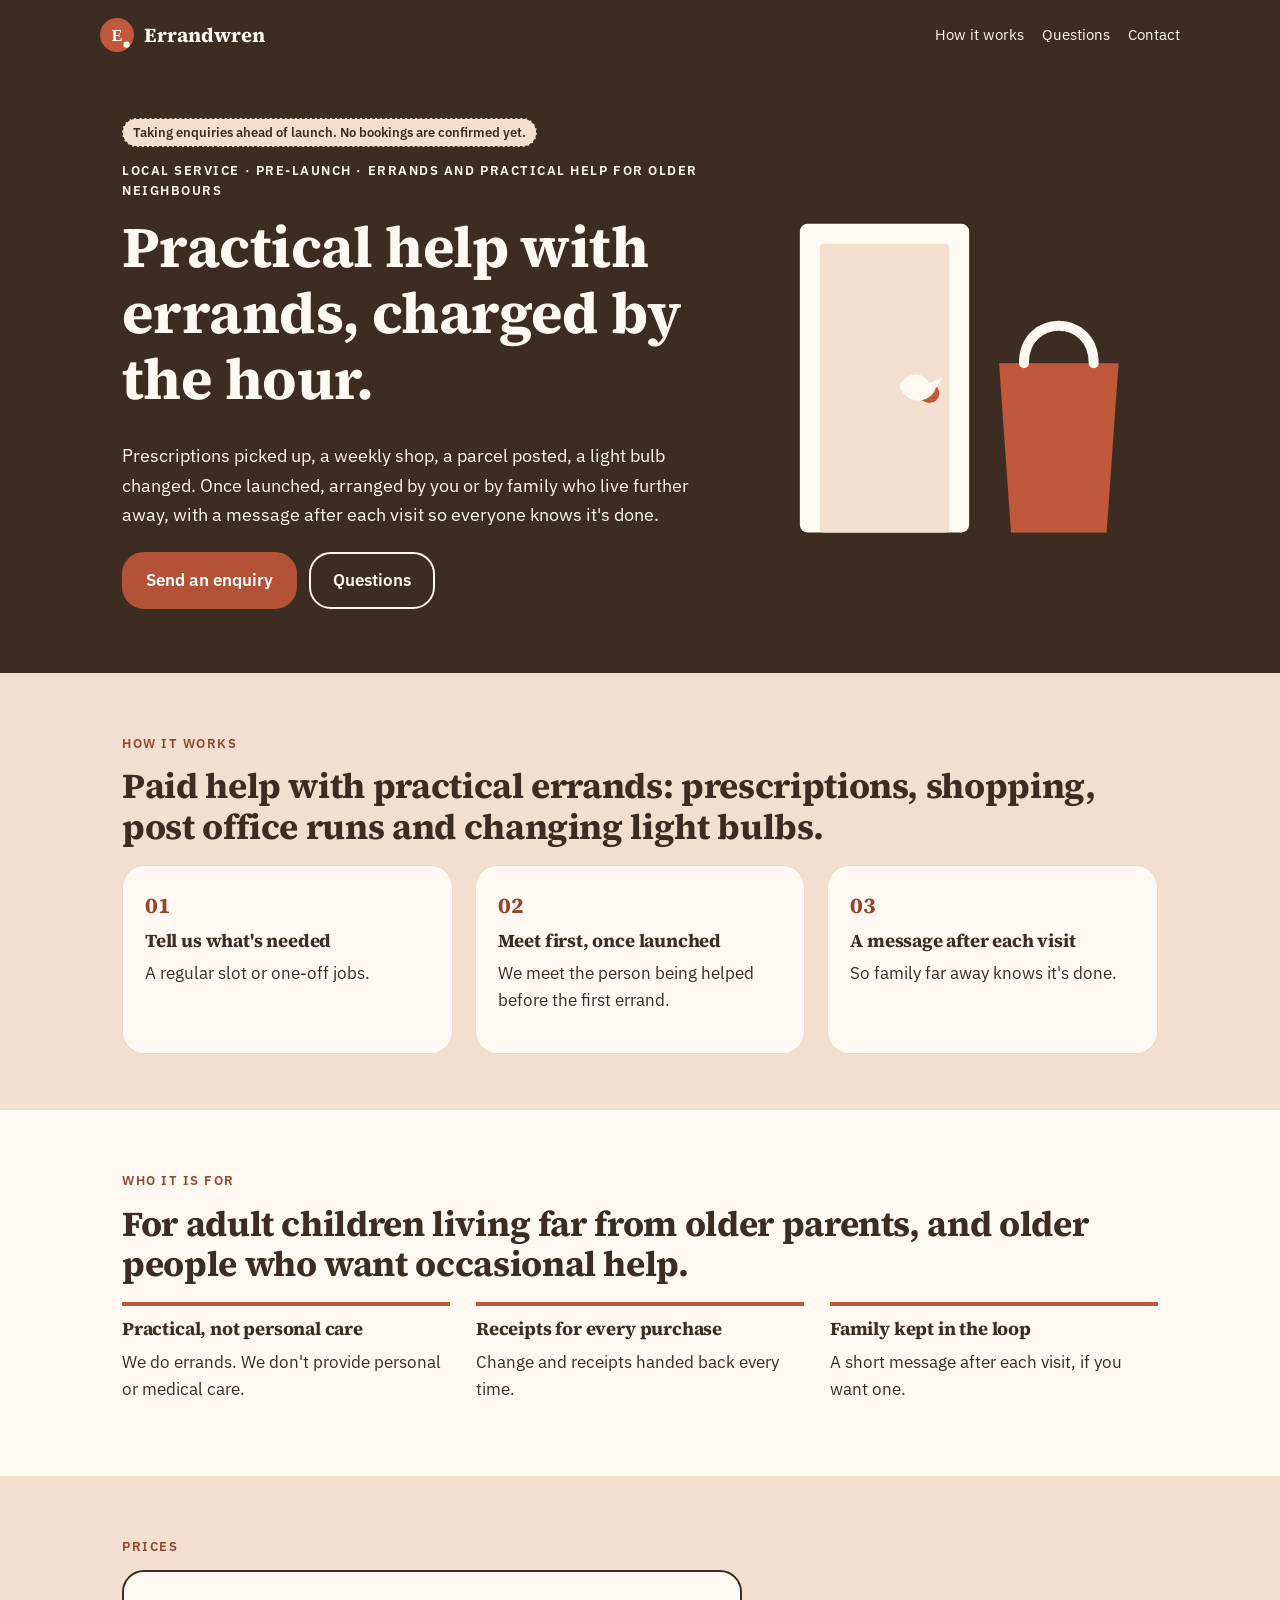
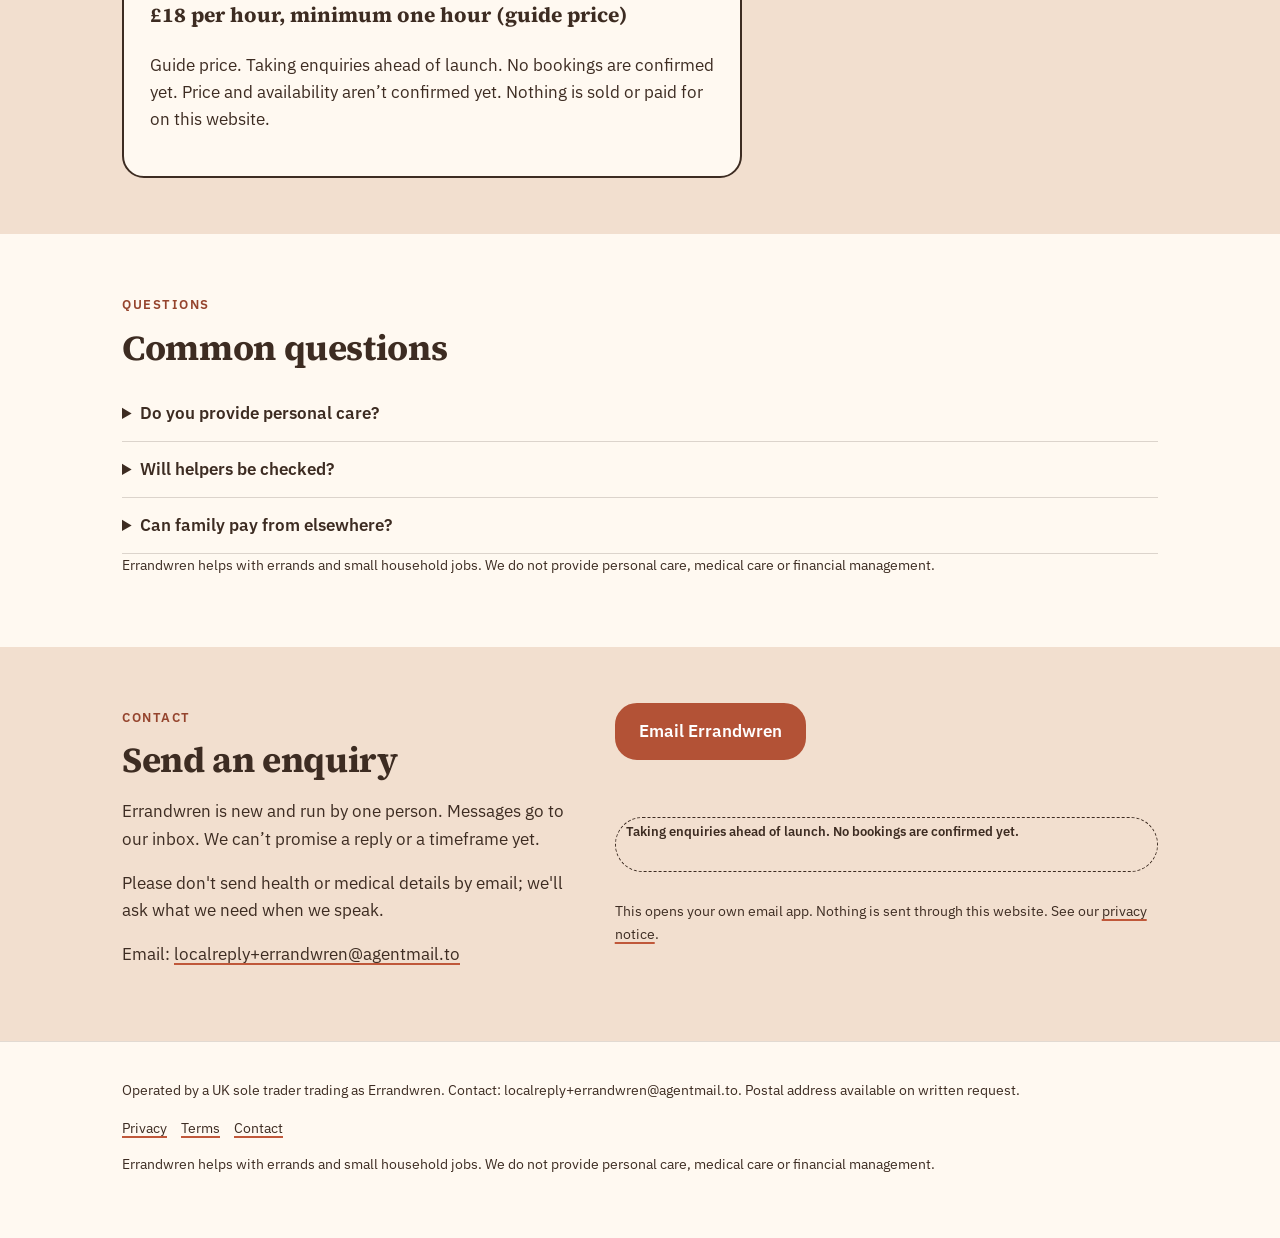
<file: index.html>
<!doctype html>
<html lang="en-GB">
<head>
<meta charset="utf-8">
<meta name="viewport" content="width=device-width, initial-scale=1">
<meta http-equiv="Content-Security-Policy" content="default-src 'self'; img-src 'self' data: https://localreplyloop.goatcounter.com; style-src 'self'; script-src 'self'; font-src 'self'; connect-src 'self'; form-action 'self'; base-uri 'self'; object-src 'none'">
<meta name="referrer" content="strict-origin-when-cross-origin">
<title>Errandwren: Practical help with errands, charged by the hour</title>
<meta name="description" content="Paid help with practical errands: prescriptions, shopping, post office runs and changing light bulbs.">
<meta name="theme-color" content="#3D2C22">
<meta property="og:type" content="website"><meta property="og:title" content="Errandwren: Practical help with errands, charged by the hour"><meta property="og:description" content="Paid help with practical errands: prescriptions, shopping, post office runs and changing light bulbs.">
<meta property="og:image" content="https://evanturner557-del.github.io/errandwren/assets/og.png"><meta property="og:image:width" content="1200"><meta property="og:image:height" content="630">
<meta property="og:image:alt" content="Errandwren: Practical help with errands, charged by the hour."><meta property="og:site_name" content="Errandwren"><meta property="og:locale" content="en_GB">
<meta property="og:url" content="https://evanturner557-del.github.io/errandwren/"><meta name="twitter:card" content="summary_large_image">
<link rel="canonical" href="https://evanturner557-del.github.io/errandwren/">
<link rel="icon" href="assets/favicon.svg" type="image/svg+xml">
<link rel="stylesheet" href="assets/site.css">
<script src="assets/config.js"></script>
<script src="assets/analytics.js" defer></script>
<script src="_shared/kit.js" defer></script>
</head>
<body>
<a class="skip" href="#main">Skip to content</a>
<header class="band"><div class="wrap top"><a class="brand" href="./"><svg viewBox="0 0 64 64" aria-hidden="true" width="34" height="34"><circle cx="32" cy="32" r="32" fill="#C0583A"/><text x="32" y="43" text-anchor="middle" font-family="Georgia, serif" font-weight="700" font-size="30" fill="#FFFFFF">E</text><circle cx="50" cy="50" r="6" fill="#FFF9F1"/></svg>Errandwren</a><nav aria-label="Primary"><a href="#how">How it works</a><a href="#faq">Questions</a><a href="#contact">Contact</a></nav></div></header>
<main id="main">
<div class="band"><section class="hero"><div class="wrap"><div><span class="draft">Taking enquiries ahead of launch. No bookings are confirmed yet.</span><br><span class="eyebrow">Local service · pre-launch · Errands and practical help for older neighbours</span><h1>Practical help with errands, charged by the hour.</h1><p class="lede">Prescriptions picked up, a weekly shop, a parcel posted, a light bulb changed. Once launched, arranged by you or by family who live further away, with a message after each visit so everyone knows it&#x27;s done.</p><div class="ctas"><a class="btn" href="#contact" data-cta="hero">Send an enquiry</a><a class="btn ghost" href="#faq" data-cta="hero-secondary">Questions</a></div></div><div class="art"><svg viewBox="0 0 400 400" aria-hidden="true" focusable="false" class="motif"><rect x="40" y="60" width="170" height="310" rx="8" fill="#FFF9F1"/><rect x="60" y="80" width="130" height="290" rx="4" fill="#F2DFCF"/><circle cx="170" cy="230" r="10" fill="#C0583A"/><path d="M140 222 c8 -14 24 -14 30 -2 l14 -6 -8 12 c-4 14 -30 18 -36 -4z" fill="#FFF9F1"/><path d="M240 200 h120 l-12 170 h-96z" fill="#C0583A"/><path d="M265 200 c0 -50 70 -50 70 0" fill="none" stroke="#FFF9F1" stroke-width="10" stroke-linecap="round" stroke-linejoin="round"/></svg></div></div></section></div>
<section class="tint" id="how"><div class="wrap"><span class="eyebrow">How it works</span><h2>Paid help with practical errands: prescriptions, shopping, post office runs and changing light bulbs.</h2><div class="steps"><div class="step"><h3>Tell us what&#x27;s needed</h3><p>A regular slot or one-off jobs.</p></div><div class="step"><h3>Meet first, once launched</h3><p>We meet the person being helped before the first errand.</p></div><div class="step"><h3>A message after each visit</h3><p>So family far away knows it&#x27;s done.</p></div></div></div></section>
<section><div class="wrap"><span class="eyebrow">Who it is for</span><h2>For adult children living far from older parents, and older people who want occasional help.</h2><div class="points"><div class="point"><h3>Practical, not personal care</h3><p>We do errands. We don&#x27;t provide personal or medical care.</p></div><div class="point"><h3>Receipts for every purchase</h3><p>Change and receipts handed back every time.</p></div><div class="point"><h3>Family kept in the loop</h3><p>A short message after each visit, if you want one.</p></div></div></div></section>
<section class="tint" id="price"><div class="wrap"><span class="eyebrow">Prices</span><div class="pricebox"><p class="price">£18 per hour, minimum one hour (guide price)</p><p>Guide price. Taking enquiries ahead of launch. No bookings are confirmed yet. Price and availability aren’t confirmed yet. Nothing is sold or paid for on this website.</p></div></div></section>
<section id="faq"><div class="wrap"><span class="eyebrow">Questions</span><h2>Common questions</h2><details><summary>Do you provide personal care?</summary><p>No. That needs a CQC-registered care provider. We do errands and small practical jobs.</p></details><details><summary>Will helpers be checked?</summary><p>No helper visits anyone yet. Before any visit is agreed, we&#x27;ll tell you in writing what checks have been done.</p></details><details><summary>Can family pay from elsewhere?</summary><p>Once launched, family will be able to arrange and pay on someone&#x27;s behalf.</p></details><p class="fine" style="margin-top:18px">Errandwren helps with errands and small household jobs. We do not provide personal care, medical care or financial management.</p></div></section>
<section class="tint" id="contact"><div class="wrap contact-grid"><div><span class="eyebrow">Contact</span><h2>Send an enquiry</h2><p>Errandwren is new and run by one person. Messages go to our inbox. We can’t promise a reply or a timeframe yet.</p><p>Please don&#x27;t send health or medical details by email; we&#x27;ll ask what we need when we speak.</p><p>Email: <a href="mailto:localreply+errandwren@agentmail.to">localreply+errandwren@agentmail.to</a></p></div><div class="form contact-mail"><p><a class="btn" href="mailto:localreply+errandwren@agentmail.to?subject=%5BErrandwren%5D%20Enquiry" data-cta="enquire">Email Errandwren</a></p><p class="draft">Taking enquiries ahead of launch. No bookings are confirmed yet.</p><p class="hint">This opens your own email app. Nothing is sent through this website. See our <a href="privacy.html">privacy notice</a>.</p></div></div></section>
</main><footer><div class="wrap"><p>Operated by a UK sole trader trading as Errandwren. Contact: localreply+errandwren@agentmail.to. Postal address available on written request.</p>
<p><a href="privacy.html">Privacy</a><a href="terms.html">Terms</a><a href="./#contact">Contact</a></p>
<p class="fine">Errandwren helps with errands and small household jobs. We do not provide personal care, medical care or financial management.</p></div></footer>
</body></html>
</file>
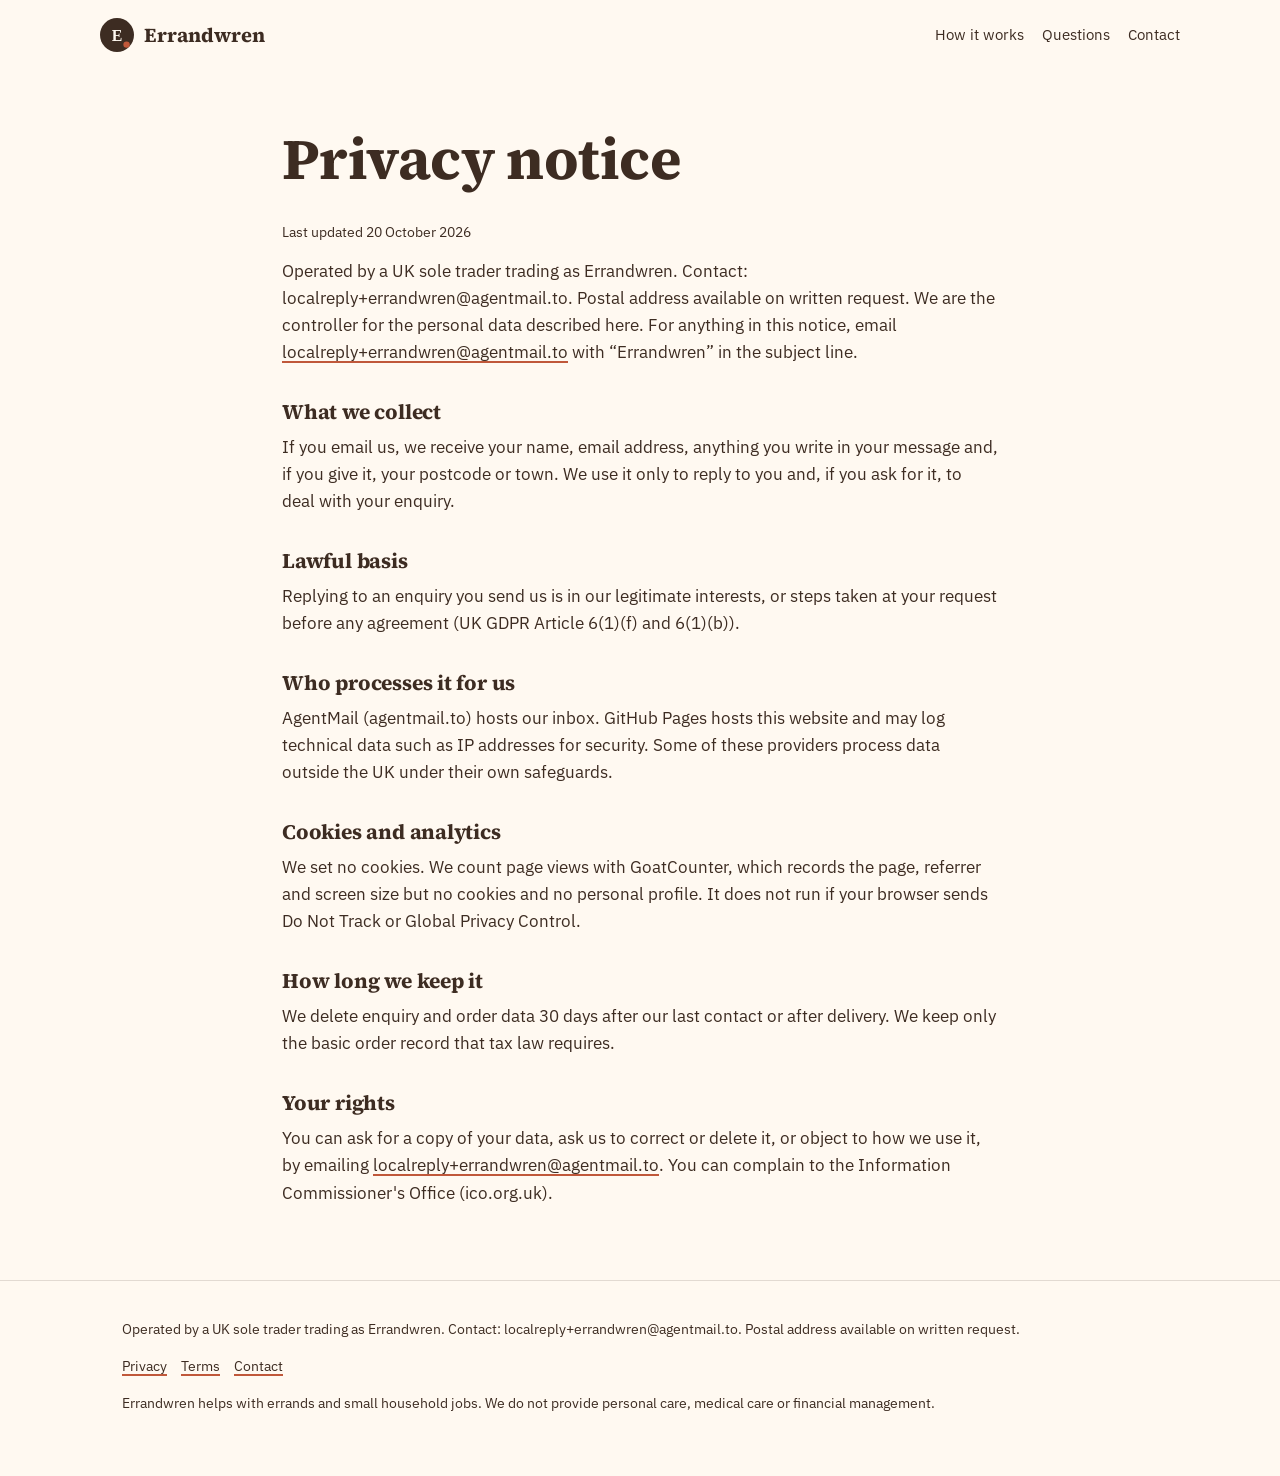
<file: privacy.html>
<!doctype html>
<html lang="en-GB">
<head>
<meta charset="utf-8">
<meta name="viewport" content="width=device-width, initial-scale=1">
<meta http-equiv="Content-Security-Policy" content="default-src 'self'; img-src 'self' data: https://localreplyloop.goatcounter.com; style-src 'self'; script-src 'self'; font-src 'self'; connect-src 'self'; form-action 'self'; base-uri 'self'; object-src 'none'">
<meta name="referrer" content="strict-origin-when-cross-origin">
<title>Privacy notice | Errandwren</title>
<meta name="description" content="Privacy notice for Errandwren.">
<meta name="theme-color" content="#3D2C22">
<meta property="og:type" content="website"><meta property="og:title" content="Privacy notice | Errandwren"><meta property="og:description" content="Privacy notice for Errandwren.">
<meta property="og:image" content="https://evanturner557-del.github.io/errandwren/assets/og.png"><meta property="og:image:width" content="1200"><meta property="og:image:height" content="630">
<meta property="og:image:alt" content="Errandwren: Practical help with errands, charged by the hour."><meta property="og:site_name" content="Errandwren"><meta property="og:locale" content="en_GB">
<meta property="og:url" content="https://evanturner557-del.github.io/errandwren/privacy.html"><meta name="twitter:card" content="summary_large_image">
<link rel="canonical" href="https://evanturner557-del.github.io/errandwren/privacy.html">
<link rel="icon" href="assets/favicon.svg" type="image/svg+xml">
<link rel="stylesheet" href="assets/site.css">
<script src="assets/config.js"></script>
<script src="assets/analytics.js" defer></script>
<script src="_shared/kit.js" defer></script>
</head>
<body>
<a class="skip" href="#main">Skip to content</a>
<header><div class="wrap top"><a class="brand" href="./"><svg viewBox="0 0 64 64" aria-hidden="true" width="34" height="34"><circle cx="32" cy="32" r="32" fill="#3D2C22"/><text x="32" y="43" text-anchor="middle" font-family="Georgia, serif" font-weight="700" font-size="30" fill="#FFF9F1">E</text><circle cx="50" cy="50" r="6" fill="#C0583A"/></svg>Errandwren</a><nav aria-label="Primary"><a href="#how">How it works</a><a href="#faq">Questions</a><a href="#contact">Contact</a></nav></div></header><main id="main"><section><div class="wrap legal"><h1>Privacy notice</h1><p class="fine">Last updated 20 October 2026</p>
<p><span>Operated by a UK sole trader trading as Errandwren. Contact: localreply+errandwren@agentmail.to. Postal address available on written request.</span> We are the controller for the personal data described here. For anything in this notice, email <a href="mailto:localreply+errandwren@agentmail.to">localreply+errandwren@agentmail.to</a> with “Errandwren” in the subject line.</p>
<h2>What we collect</h2><p>If you email us, we receive your name, email address, anything you write in your message and, if you give it, your postcode or town. We use it only to reply to you and, if you ask for it, to deal with your enquiry.</p>
<h2>Lawful basis</h2><p>Replying to an enquiry you send us is in our legitimate interests, or steps taken at your request before any agreement (UK GDPR Article 6(1)(f) and 6(1)(b)).</p>
<h2>Who processes it for us</h2><p>AgentMail (agentmail.to) hosts our inbox. GitHub Pages hosts this website and may log technical data such as IP addresses for security. Some of these providers process data outside the UK under their own safeguards.</p>
<h2>Cookies and analytics</h2><p>We set no cookies. We count page views with GoatCounter, which records the page, referrer and screen size but no cookies and no personal profile. It does not run if your browser sends Do Not Track or Global Privacy Control.</p>
<h2>How long we keep it</h2><p>We delete enquiry and order data 30 days after our last contact or after delivery. We keep only the basic order record that tax law requires.</p>
<h2>Your rights</h2><p>You can ask for a copy of your data, ask us to correct or delete it, or object to how we use it, by emailing <a href="mailto:localreply+errandwren@agentmail.to">localreply+errandwren@agentmail.to</a>. You can complain to the Information Commissioner's Office (ico.org.uk).</p></div></section></main><footer><div class="wrap"><p>Operated by a UK sole trader trading as Errandwren. Contact: localreply+errandwren@agentmail.to. Postal address available on written request.</p>
<p><a href="privacy.html">Privacy</a><a href="terms.html">Terms</a><a href="./#contact">Contact</a></p>
<p class="fine">Errandwren helps with errands and small household jobs. We do not provide personal care, medical care or financial management.</p></div></footer>
</body></html>
</file>
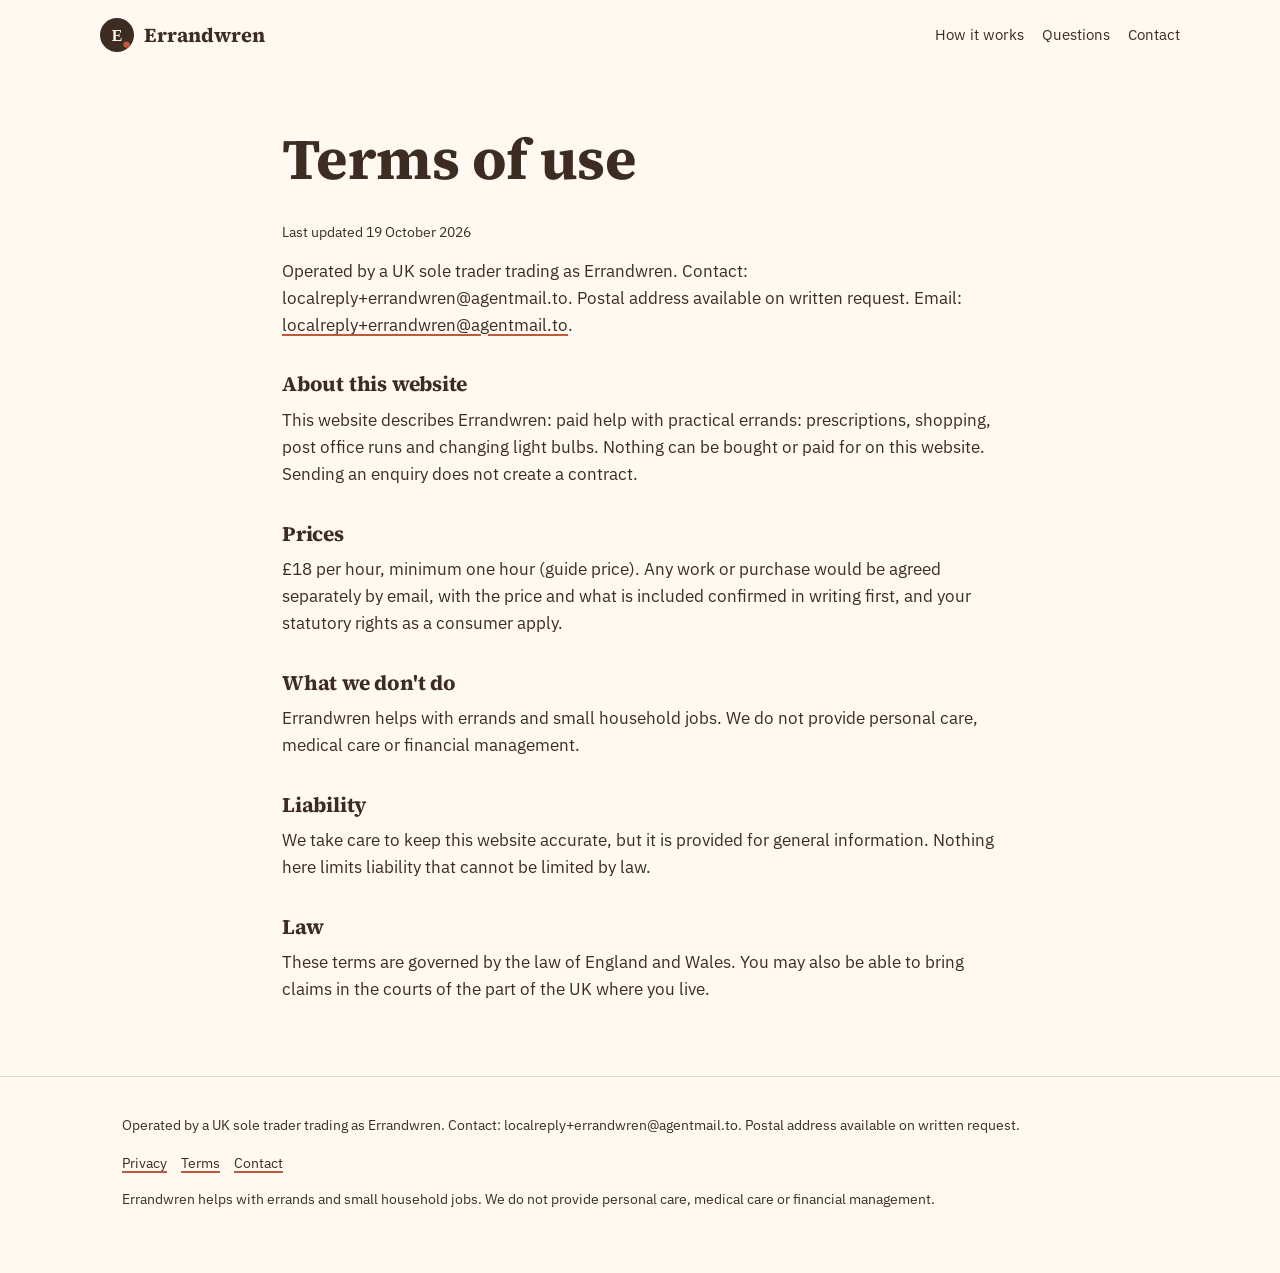
<file: terms.html>
<!doctype html>
<html lang="en-GB">
<head>
<meta charset="utf-8">
<meta name="viewport" content="width=device-width, initial-scale=1">
<meta http-equiv="Content-Security-Policy" content="default-src 'self'; img-src 'self' data: https://localreplyloop.goatcounter.com; style-src 'self'; script-src 'self'; font-src 'self'; connect-src 'self'; form-action 'self'; base-uri 'self'; object-src 'none'">
<meta name="referrer" content="strict-origin-when-cross-origin">
<title>Terms of use | Errandwren</title>
<meta name="description" content="Terms of use for Errandwren.">
<meta name="theme-color" content="#3D2C22">
<meta property="og:type" content="website"><meta property="og:title" content="Terms of use | Errandwren"><meta property="og:description" content="Terms of use for Errandwren.">
<meta property="og:image" content="https://evanturner557-del.github.io/errandwren/assets/og.png"><meta property="og:image:width" content="1200"><meta property="og:image:height" content="630">
<meta property="og:image:alt" content="Errandwren: Practical help with errands, charged by the hour."><meta property="og:site_name" content="Errandwren"><meta property="og:locale" content="en_GB">
<meta property="og:url" content="https://evanturner557-del.github.io/errandwren/terms.html"><meta name="twitter:card" content="summary_large_image">
<link rel="canonical" href="https://evanturner557-del.github.io/errandwren/terms.html">
<link rel="icon" href="assets/favicon.svg" type="image/svg+xml">
<link rel="stylesheet" href="assets/site.css">
<script src="assets/config.js"></script>
<script src="assets/analytics.js" defer></script>
<script src="_shared/kit.js" defer></script>
</head>
<body>
<a class="skip" href="#main">Skip to content</a>
<header><div class="wrap top"><a class="brand" href="./"><svg viewBox="0 0 64 64" aria-hidden="true" width="34" height="34"><circle cx="32" cy="32" r="32" fill="#3D2C22"/><text x="32" y="43" text-anchor="middle" font-family="Georgia, serif" font-weight="700" font-size="30" fill="#FFF9F1">E</text><circle cx="50" cy="50" r="6" fill="#C0583A"/></svg>Errandwren</a><nav aria-label="Primary"><a href="#how">How it works</a><a href="#faq">Questions</a><a href="#contact">Contact</a></nav></div></header><main id="main"><section><div class="wrap legal"><h1>Terms of use</h1><p class="fine">Last updated 19 October 2026</p>
<p><span>Operated by a UK sole trader trading as Errandwren. Contact: localreply+errandwren@agentmail.to. Postal address available on written request.</span> Email: <a href="mailto:localreply+errandwren@agentmail.to">localreply+errandwren@agentmail.to</a>.</p>
<h2>About this website</h2><p>This website describes Errandwren: paid help with practical errands: prescriptions, shopping, post office runs and changing light bulbs. Nothing can be bought or paid for on this website. Sending an enquiry does not create a contract.</p>
<h2>Prices</h2><p>£18 per hour, minimum one hour (guide price). Any work or purchase would be agreed separately by email, with the price and what is included confirmed  in writing first, and your statutory rights as a consumer apply.</p>
<h2>What we don't do</h2><p>Errandwren helps with errands and small household jobs. We do not provide personal care, medical care or financial management.</p>
<h2>Liability</h2><p>We take care to keep this website accurate, but it is provided for general information. Nothing here limits liability that cannot be limited by law.</p>
<h2>Law</h2><p>These terms are governed by the law of England and Wales. You may also be able to bring claims in the courts of the part of the UK where you live.</p></div></section></main><footer><div class="wrap"><p>Operated by a UK sole trader trading as Errandwren. Contact: localreply+errandwren@agentmail.to. Postal address available on written request.</p>
<p><a href="privacy.html">Privacy</a><a href="terms.html">Terms</a><a href="./#contact">Contact</a></p>
<p class="fine">Errandwren helps with errands and small household jobs. We do not provide personal care, medical care or financial management.</p></div></footer>
</body></html>
</file>
<file: assets/site.css>
@font-face{font-family:'Source Serif 4';font-weight:700;font-style:normal;font-display:swap;src:url(fonts/source-serif-4-latin-700-normal.woff2) format('woff2')}
@font-face{font-family:'IBM Plex Sans';font-weight:400;font-style:normal;font-display:swap;src:url(fonts/ibm-plex-sans-latin-400-normal.woff2) format('woff2')}
@font-face{font-family:'IBM Plex Sans';font-weight:600;font-style:normal;font-display:swap;src:url(fonts/ibm-plex-sans-latin-600-normal.woff2) format('woff2')}
:root{--ink:#3D2C22;--paper:#FFF9F1;--acc:#C0583A;--acc-text:#95442D;--on-acc:#FFFFFF;--acc-btn:#B35236;--soft:#F2DFCF;--on-ink:#FFF9F1;--r:22px;--br:22px;--head:'Source Serif 4', Georgia, serif;--body:'IBM Plex Sans', system-ui, sans-serif}
*,*::before,*::after{box-sizing:border-box}html{scroll-behavior:smooth}@media (prefers-reduced-motion:reduce){html{scroll-behavior:auto}*{transition:none!important}}
body{margin:0;font-family:var(--body);color:var(--ink);background:var(--paper);line-height:1.6;font-size:17px;-webkit-font-smoothing:antialiased}
h1,h2,h3{font-family:var(--head);line-height:1.15;margin:0 0 .5em;letter-spacing:-.01em}h1{font-size:clamp(2.1rem,5vw,3.6rem)}h2{font-size:clamp(1.5rem,3vw,2.2rem)}h3{font-size:1.15rem}
p{margin:0 0 1em}a{color:var(--ink);text-decoration-color:var(--acc);text-underline-offset:3px;text-decoration-thickness:2px}
.wrap{max-width:1080px;margin:0 auto;padding:0 22px}.skip{position:absolute;left:-999px}.skip:focus{left:12px;top:12px;background:var(--ink);color:var(--on-ink);padding:8px 12px;z-index:9}
:focus-visible{outline:3px solid var(--acc);outline-offset:2px}
.top{display:flex;align-items:center;justify-content:space-between;padding:18px 0;gap:16px}.brand{display:flex;align-items:center;gap:10px;font-family:var(--head);font-weight:700;font-size:1.25rem;text-decoration:none}
.top nav a{margin-left:18px;font-size:.95rem;text-decoration:none}.top nav a:hover{text-decoration:underline}
.btn{display:inline-block;background:var(--acc-btn);color:var(--on-acc);padding:13px 22px;border-radius:var(--br);font-weight:600;text-decoration:none;border:2px solid var(--acc-btn);cursor:pointer;font:inherit;font-weight:600}
.btn:hover{filter:none;box-shadow:inset 0 0 0 2px currentColor}.btn.ghost{background:transparent;color:var(--ink);border-color:var(--ink)}
.eyebrow{display:inline-block;font-size:.8rem;letter-spacing:.12em;text-transform:uppercase;font-weight:600;color:var(--acc-text);margin-bottom:12px}
.hero{padding:48px 0 64px}.hero .lede{font-size:1.15rem;max-width:40em}.ctas{display:flex;gap:12px;flex-wrap:wrap;margin-top:22px}
.motif{width:100%;height:auto;max-width:420px;display:block}.art{margin:0}
.draft{display:inline-block;background:var(--soft);border:1px dashed var(--ink);padding:3px 10px;border-radius:999px;font-size:.82rem;font-weight:600;margin-bottom:14px}
section{padding:56px 0}.tint{background:var(--soft)}
.steps{display:grid;grid-template-columns:repeat(auto-fit,minmax(220px,1fr));gap:22px;counter-reset:s}
.step{padding:22px;border-radius:var(--r);background:var(--paper);border:1px solid color-mix(in srgb,var(--ink) 14%,transparent)}
.step::before{counter-increment:s;content:"0" counter(s);font-family:var(--head);font-weight:700;color:var(--acc-text);display:block;font-size:1.4rem;margin-bottom:6px}
.points{display:grid;grid-template-columns:repeat(auto-fit,minmax(240px,1fr));gap:26px}.point h3{border-top:4px solid var(--acc);padding-top:12px}
.price{font-family:var(--head);font-size:1.3rem;font-weight:700}.pricebox{border:2px solid var(--ink);border-radius:var(--r);padding:26px;max-width:620px;background:var(--paper)}
details{border-bottom:1px solid color-mix(in srgb,var(--ink) 18%,transparent);padding:14px 0}summary{cursor:pointer;font-weight:600}details p{margin-top:10px}
.form{display:grid;gap:14px;max-width:620px}.form label{font-weight:600;font-size:.95rem;display:block;margin-bottom:4px}
.form input,.form textarea,.form select{width:100%;padding:12px;border:1.5px solid color-mix(in srgb,var(--ink) 40%,transparent);border-radius:calc(var(--r)/2);font:inherit;background:#fff;color:#111}
.form textarea{min-height:120px}.hint,.fine{font-size:.88rem}.form-status{font-weight:600}
.contact-grid{display:grid;grid-template-columns:1fr 1.2fr;gap:40px}@media(max-width:800px){.contact-grid{grid-template-columns:1fr}.top nav a:not([href="#contact"]){display:none}.top nav a{margin-left:0;padding:10px 0;font-weight:600}}
footer{padding:36px 0 48px;font-size:.9rem;border-top:1px solid color-mix(in srgb,var(--ink) 15%,transparent)}footer a{margin-right:14px}
.tool{background:var(--paper);border:2px solid var(--ink);border-radius:var(--r);padding:26px;max-width:640px}.tool .row{display:grid;grid-template-columns:1fr 140px;gap:12px;align-items:center;margin-bottom:10px}
.tool input[type=number]{padding:10px;border:1.5px solid var(--ink);border-radius:8px;font:inherit;width:100%}.result{margin-top:16px;padding:16px;background:var(--soft);border-radius:calc(var(--r)/2);min-height:3em}
.check h3{margin-top:18px}.check label{display:flex;gap:10px;align-items:flex-start;padding:6px 0}.check input{width:20px;height:20px;accent-color:var(--acc)}
.legal{max-width:760px}.legal h2{font-size:1.3rem;margin-top:1.6em}
.band{background:var(--ink);color:var(--on-ink)}.band a{color:var(--on-ink)}.band .btn.ghost{color:var(--on-ink);border-color:var(--on-ink)}.band .btn:not(.ghost){color:var(--on-acc)}.band .eyebrow{color:var(--on-ink)}.hero .wrap{display:grid;grid-template-columns:1.2fr .8fr;gap:40px;align-items:center}@media(max-width:800px){.hero .wrap{grid-template-columns:1fr}}.band .draft{color:var(--ink)}
</file>
